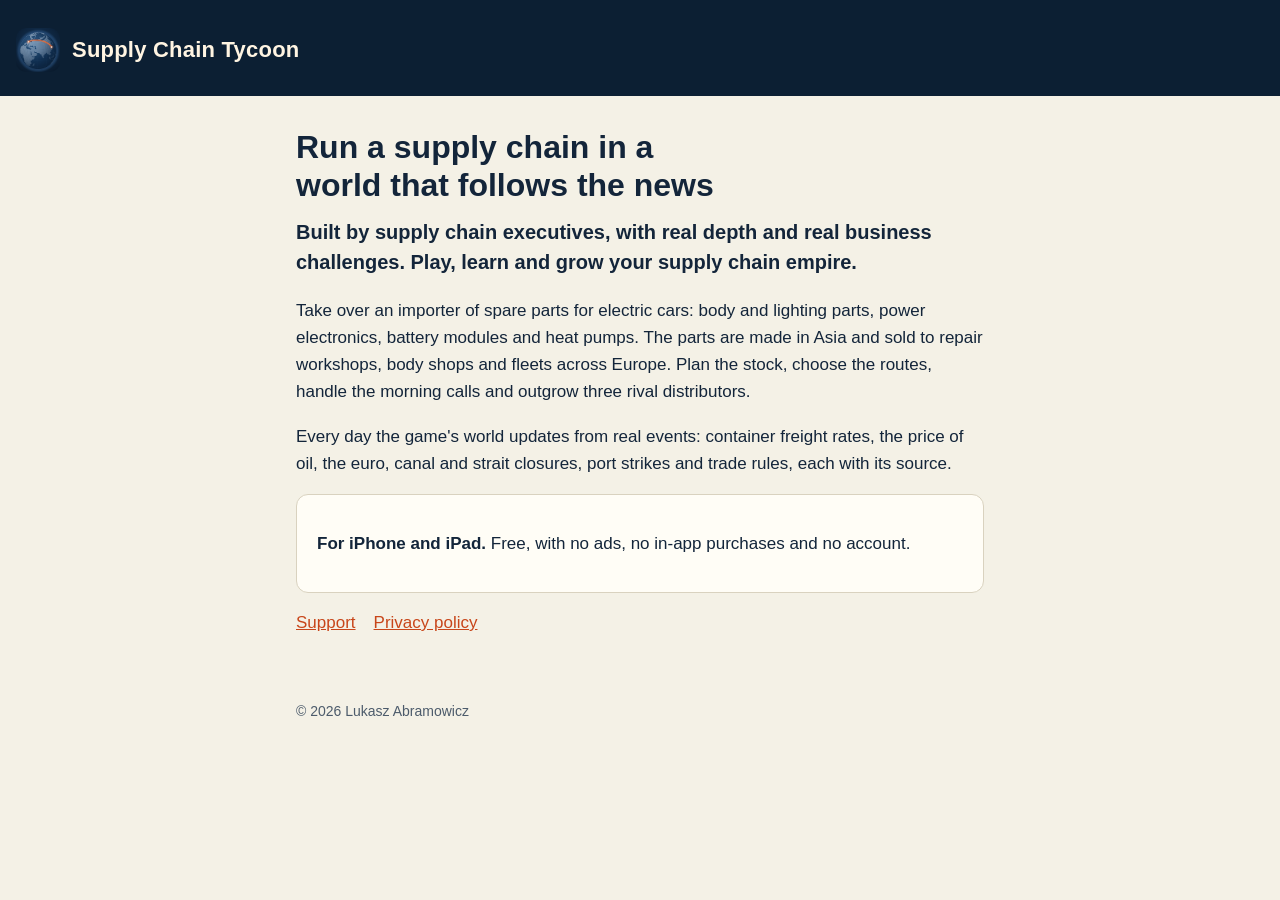
<file: docs/index.html>
<!doctype html>
<html lang="en">
<head>
<meta charset="utf-8">
<meta name="viewport" content="width=device-width,initial-scale=1,viewport-fit=cover">
<title>Supply Chain Tycoon</title>
<meta name="description" content="A supply chain strategy game built by supply chain executives, with real depth and real business challenges. Play, learn and grow your supply chain empire.">
<link rel="stylesheet" href="style.css">
</head>
<body>
<header><a class="name" href="./"><img src="icon.png" alt="">Supply Chain Tycoon</a></header>
<main>
  <h1>Run a supply chain in a world that follows the news</h1>
  <p class="lead">Built by supply chain executives, with real depth and real business challenges. Play, learn and grow your supply chain empire.</p>
  <p>Take over an importer of spare parts for electric cars: body and lighting parts, power electronics, battery modules and heat pumps. The parts are made in Asia and sold to repair workshops, body shops and fleets across Europe. Plan the stock, choose the routes, handle the morning calls and outgrow three rival distributors.</p>
  <p>Every day the game's world updates from real events: container freight rates, the price of oil, the euro, canal and strait closures, port strikes and trade rules, each with its source.</p>
  <div class="card">
    <p><strong>For iPhone and iPad.</strong> Free, with no ads, no in-app purchases and no account.</p>
  </div>
  <nav><a href="support.html">Support</a><a href="privacy.html">Privacy policy</a></nav>
</main>
<footer>© 2026 Lukasz Abramowicz</footer>
</body>
</html>
</file>
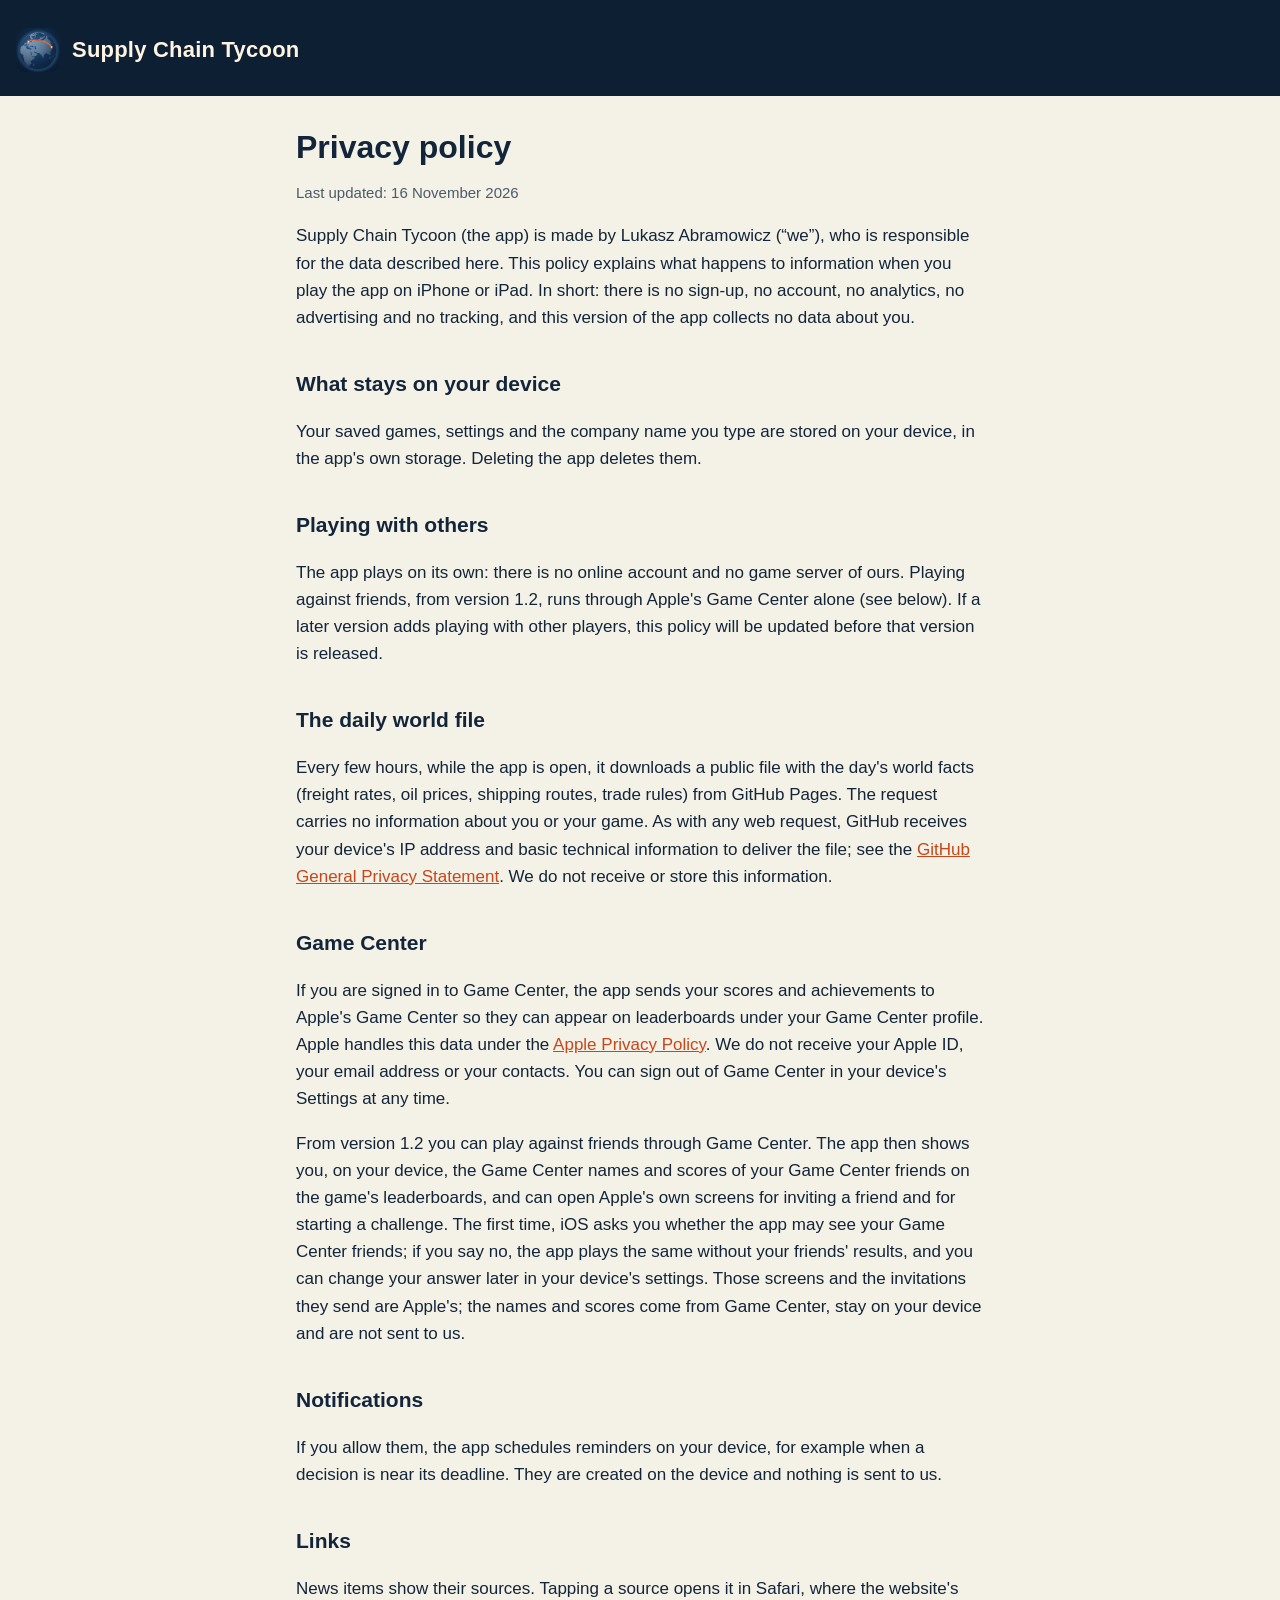
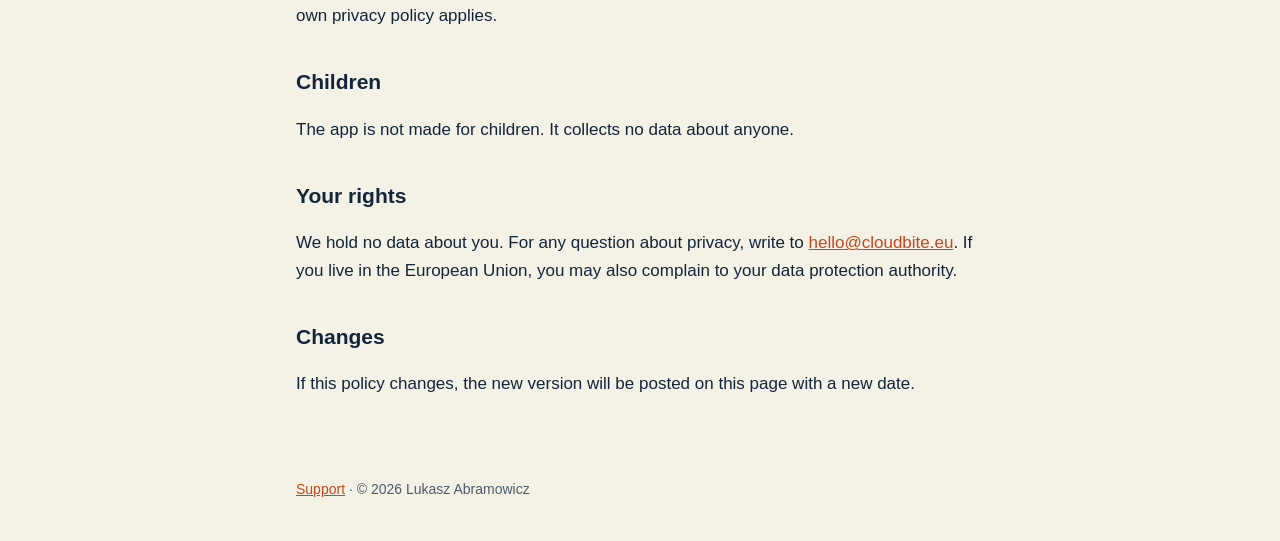
<file: docs/privacy.html>
<!doctype html>
<html lang="en">
<head>
<meta charset="utf-8">
<meta name="viewport" content="width=device-width,initial-scale=1,viewport-fit=cover">
<title>Privacy policy · Supply Chain Tycoon</title>
<link rel="stylesheet" href="style.css">
</head>
<body>
<header><a class="name" href="./"><img src="icon.png" alt="">Supply Chain Tycoon</a></header>
<main>
  <h1>Privacy policy</h1>
  <p class="muted">Last updated: 16 November 2026</p>
  <p>Supply Chain Tycoon (the app) is made by Lukasz Abramowicz (“we”), who is responsible for the data described here. This policy explains what happens to information when you play the app on iPhone or iPad. In short: there is no sign-up, no account, no analytics, no advertising and no tracking, and this version of the app collects no data about you.</p>

  <h2>What stays on your device</h2>
  <p>Your saved games, settings and the company name you type are stored on your device, in the app's own storage. Deleting the app deletes them.</p>

  <h2>Playing with others</h2>
  <p>The app plays on its own: there is no online account and no game server of ours. Playing against friends, from version 1.2, runs through Apple's Game Center alone (see below). If a later version adds playing with other players, this policy will be updated before that version is released.</p>

  <h2>The daily world file</h2>
  <p>Every few hours, while the app is open, it downloads a public file with the day's world facts (freight rates, oil prices, shipping routes, trade rules) from GitHub Pages. The request carries no information about you or your game. As with any web request, GitHub receives your device's IP address and basic technical information to deliver the file; see the <a href="https://docs.github.com/en/site-policy/privacy-policies/github-general-privacy-statement">GitHub General Privacy Statement</a>. We do not receive or store this information.</p>

  <h2>Game Center</h2>
  <p>If you are signed in to Game Center, the app sends your scores and achievements to Apple's Game Center so they can appear on leaderboards under your Game Center profile. Apple handles this data under the <a href="https://www.apple.com/legal/privacy/">Apple Privacy Policy</a>. We do not receive your Apple ID, your email address or your contacts. You can sign out of Game Center in your device's Settings at any time.</p>
  <p>From version 1.2 you can play against friends through Game Center. The app then shows you, on your device, the Game Center names and scores of your Game Center friends on the game's leaderboards, and can open Apple's own screens for inviting a friend and for starting a challenge. The first time, iOS asks you whether the app may see your Game Center friends; if you say no, the app plays the same without your friends' results, and you can change your answer later in your device's settings. Those screens and the invitations they send are Apple's; the names and scores come from Game Center, stay on your device and are not sent to us.</p>

  <h2>Notifications</h2>
  <p>If you allow them, the app schedules reminders on your device, for example when a decision is near its deadline. They are created on the device and nothing is sent to us.</p>

  <h2>Links</h2>
  <p>News items show their sources. Tapping a source opens it in Safari, where the website's own privacy policy applies.</p>

  <h2>Children</h2>
  <p>The app is not made for children. It collects no data about anyone.</p>

  <h2>Your rights</h2>
  <p>We hold no data about you. For any question about privacy, write to <a href="mailto:hello@cloudbite.eu">hello@cloudbite.eu</a>. If you live in the European Union, you may also complain to your data protection authority.</p>

  <h2>Changes</h2>
  <p>If this policy changes, the new version will be posted on this page with a new date.</p>
</main>
<footer><a href="support.html">Support</a> · © 2026 Lukasz Abramowicz</footer>
</body>
</html>
</file>
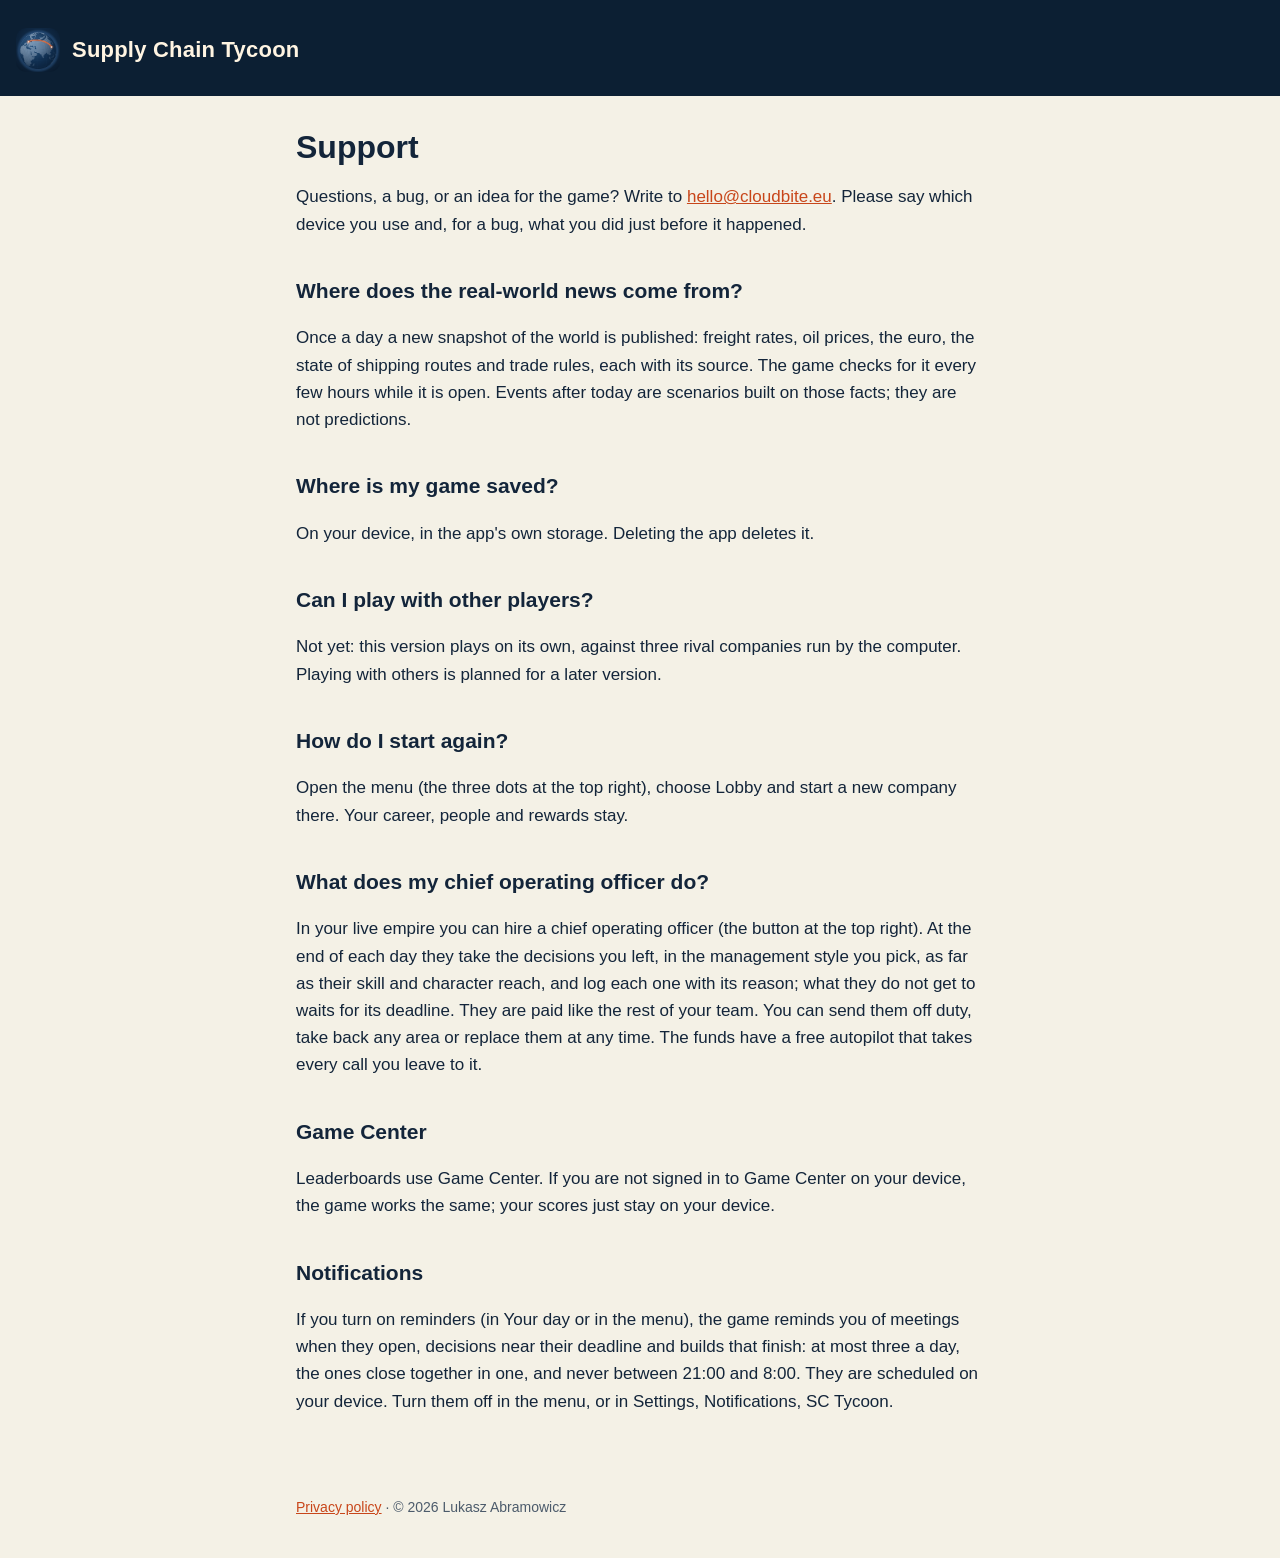
<file: docs/support.html>
<!doctype html>
<html lang="en">
<head>
<meta charset="utf-8">
<meta name="viewport" content="width=device-width,initial-scale=1,viewport-fit=cover">
<title>Support · Supply Chain Tycoon</title>
<link rel="stylesheet" href="style.css">
</head>
<body>
<header><a class="name" href="./"><img src="icon.png" alt="">Supply Chain Tycoon</a></header>
<main>
  <h1>Support</h1>
  <p>Questions, a bug, or an idea for the game? Write to <a href="mailto:hello@cloudbite.eu">hello@cloudbite.eu</a>. Please say which device you use and, for a bug, what you did just before it happened.</p>

  <h2>Where does the real-world news come from?</h2>
  <p>Once a day a new snapshot of the world is published: freight rates, oil prices, the euro, the state of shipping routes and trade rules, each with its source. The game checks for it every few hours while it is open. Events after today are scenarios built on those facts; they are not predictions.</p>

  <h2>Where is my game saved?</h2>
  <p>On your device, in the app's own storage. Deleting the app deletes it.</p>

  <h2>Can I play with other players?</h2>
  <p>Not yet: this version plays on its own, against three rival companies run by the computer. Playing with others is planned for a later version.</p>

  <h2>How do I start again?</h2>
  <p>Open the menu (the three dots at the top right), choose Lobby and start a new company there. Your career, people and rewards stay.</p>

  <h2>What does my chief operating officer do?</h2>
  <p>In your live empire you can hire a chief operating officer (the button at the top right). At the end of each day they take the decisions you left, in the management style you pick, as far as their skill and character reach, and log each one with its reason; what they do not get to waits for its deadline. They are paid like the rest of your team. You can send them off duty, take back any area or replace them at any time. The funds have a free autopilot that takes every call you leave to it.</p>

  <h2>Game Center</h2>
  <p>Leaderboards use Game Center. If you are not signed in to Game Center on your device, the game works the same; your scores just stay on your device.</p>

  <h2>Notifications</h2>
  <p>If you turn on reminders (in Your day or in the menu), the game reminds you of meetings when they open, decisions near their deadline and builds that finish: at most three a day, the ones close together in one, and never between 21:00 and 8:00. They are scheduled on your device. Turn them off in the menu, or in Settings, Notifications, SC Tycoon.</p>
</main>
<footer><a href="privacy.html">Privacy policy</a> · © 2026 Lukasz Abramowicz</footer>
</body>
</html>
</file>
<file: docs/style.css>
:root { --bg: #f4f1e6; --card: #fffdf6; --ink: #13253a; --muted: #4c5b6b; --line: #d9d2bf; --accent: #c8461a; --navy: #0c1f33; color-scheme: light; }
@media (prefers-color-scheme: dark) { :root { --bg: #0c1f33; --card: #12304d; --ink: #f1ede2; --muted: #b9c4cf; --line: #24476a; --accent: #f08a4b; color-scheme: dark; } }
* { box-sizing: border-box; }
body { margin: 0; background: var(--bg); color: var(--ink); font: 17px/1.6 -apple-system, BlinkMacSystemFont, "Segoe UI", Roboto, sans-serif; }
header { background: var(--navy); color: #fff4e2; padding: 28px max(16px, env(safe-area-inset-left)) 24px; }
header a { color: #fff4e2; text-decoration: none; }
header .name { font-weight: 800; font-size: 22px; letter-spacing: .01em; display: flex; align-items: center; gap: 12px; }
header img { width: 44px; height: 44px; border-radius: 10px; }
main { max-width: 720px; margin: 0 auto; padding: 32px max(16px, env(safe-area-inset-left)) 64px; }
h1 { font-size: 32px; line-height: 1.2; margin: 0 0 8px; text-wrap: balance; }
h2 { font-size: 21px; margin: 36px 0 8px; }
.lead { font-size: 20px; line-height: 1.5; font-weight: 600; margin: 12px 0 20px; }
p, li { color: var(--ink); }
.muted { color: var(--muted); font-size: 15px; }
a { color: var(--accent); }
.card { background: var(--card); border: 1px solid var(--line); border-radius: 12px; padding: 18px 20px; margin: 16px 0; }
footer { max-width: 720px; margin: 0 auto; padding: 0 max(16px, env(safe-area-inset-left)) 40px; color: var(--muted); font-size: 14px; }
nav a { margin-right: 18px; }
</file>
